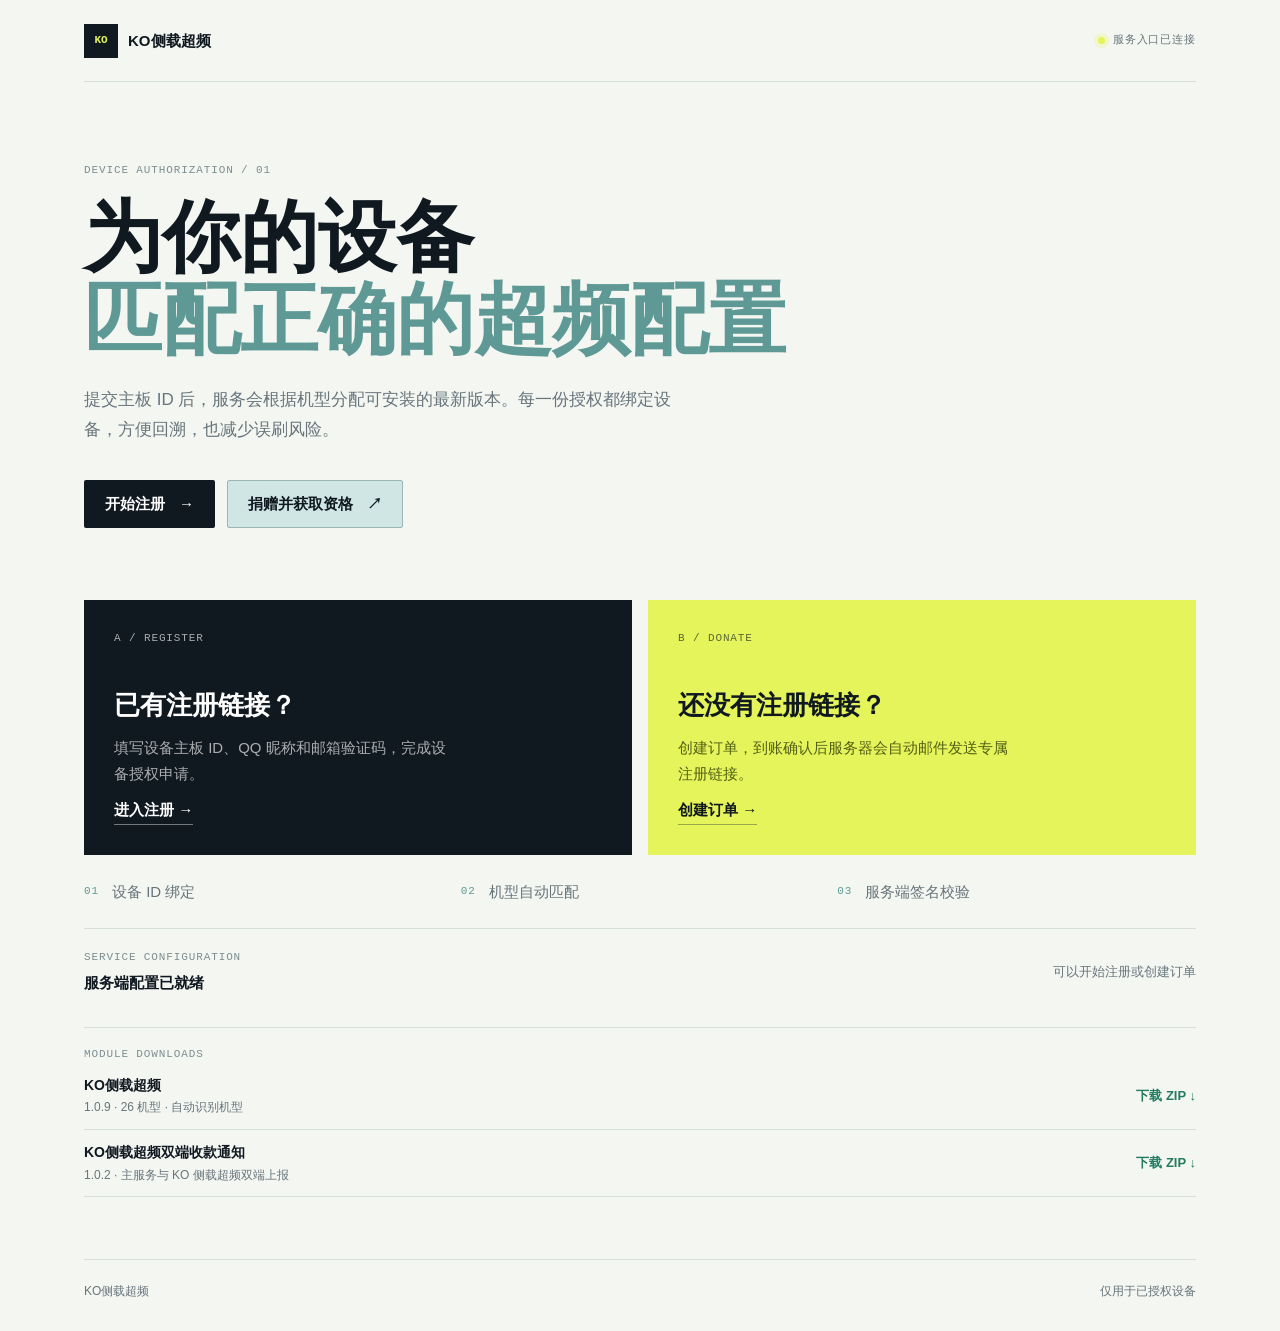
<file: index.html>
<!doctype html>
<html lang="zh-CN">
<head>
  <meta charset="utf-8">
  <meta name="viewport" content="width=device-width, initial-scale=1, viewport-fit=cover">
  <meta name="theme-color" content="#101820">
  <meta name="referrer" content="no-referrer">
  <title>KO侧载超频 · 设备授权</title>
  <link rel="stylesheet" href="styles.css">
</head>
<body data-page="home">
  <div class="site-shell">
    <header class="topbar">
      <a class="wordmark" href="index.html" aria-label="KO侧载超频首页">
        <span class="wordmark-mark" aria-hidden="true">KO</span>
        <span>KO侧载超频</span>
      </a>
      <span class="service-state" data-cloud-state><i class="state-dot"></i>正在读取服务状态</span>
    </header>

    <main>
      <section class="home-intro">
        <div class="eyebrow">DEVICE AUTHORIZATION / 01</div>
        <h1>为你的设备<br><em>匹配正确的超频配置</em></h1>
        <p class="lede">提交主板 ID 后，服务会根据机型分配可安装的最新版本。每一份授权都绑定设备，方便回溯，也减少误刷风险。</p>
        <div class="home-actions">
          <a class="button button-primary" href="register.html">开始注册 <span aria-hidden="true">→</span></a>
          <a class="button button-secondary" href="donate.html">捐赠并获取资格 <span aria-hidden="true">↗</span></a>
        </div>
      </section>

      <section class="home-grid" aria-label="服务入口">
        <article class="feature-panel feature-panel-dark">
          <div class="panel-index">A / REGISTER</div>
          <h2>已有注册链接？</h2>
          <p>填写设备主板 ID、QQ 昵称和邮箱验证码，完成设备授权申请。</p>
          <a class="text-link" href="register.html">进入注册 <span aria-hidden="true">→</span></a>
        </article>
        <article class="feature-panel feature-panel-accent">
          <div class="panel-index">B / DONATE</div>
          <h2>还没有注册链接？</h2>
          <p>创建订单，到账确认后服务器会自动邮件发送专属注册链接。</p>
          <a class="text-link text-link-dark" href="donate.html">创建订单 <span aria-hidden="true">→</span></a>
        </article>
      </section>

      <section class="trust-strip">
        <div><span class="trust-number">01</span><span>设备 ID 绑定</span></div>
        <div><span class="trust-number">02</span><span>机型自动匹配</span></div>
        <div><span class="trust-number">03</span><span>服务端签名校验</span></div>
      </section>

      <section class="status-panel" data-home-status aria-live="polite">
        <div>
          <div class="panel-label">SERVICE CONFIGURATION</div>
          <strong data-home-status-title>正在检查服务端配置</strong>
        </div>
        <span class="status-copy" data-home-status-copy>请稍候</span>
      </section>

      <section class="module-downloads" aria-label="模块下载">
        <div class="panel-label">MODULE DOWNLOADS</div>
        <a class="module-download-row" href="https://aatempspoof.github.io/aatempspoof-overclock/KO侧载超频_1.0.9.zip" download>
          <span class="module-download-copy">
            <strong>KO侧载超频</strong>
            <small>1.0.9 · 26 机型 · 自动识别机型</small>
          </span>
          <span class="module-download-action">下载 ZIP <span aria-hidden="true">↓</span></span>
        </a>
        <a class="module-download-row" href="https://aatempspoof.github.io/aatempspoof-overclock/KO侧载超频双端收款通知_1.0.2.zip" download>
          <span class="module-download-copy">
            <strong>KO侧载超频双端收款通知</strong>
            <small>1.0.2 · 主服务与 KO 侧载超频双端上报</small>
          </span>
          <span class="module-download-action">下载 ZIP <span aria-hidden="true">↓</span></span>
        </a>
      </section>
    </main>

    <footer class="footer"><span>KO侧载超频</span><span>仅用于已授权设备</span></footer>
  </div>
  <script src="app.js" defer></script>
</body>
</html>
</file>
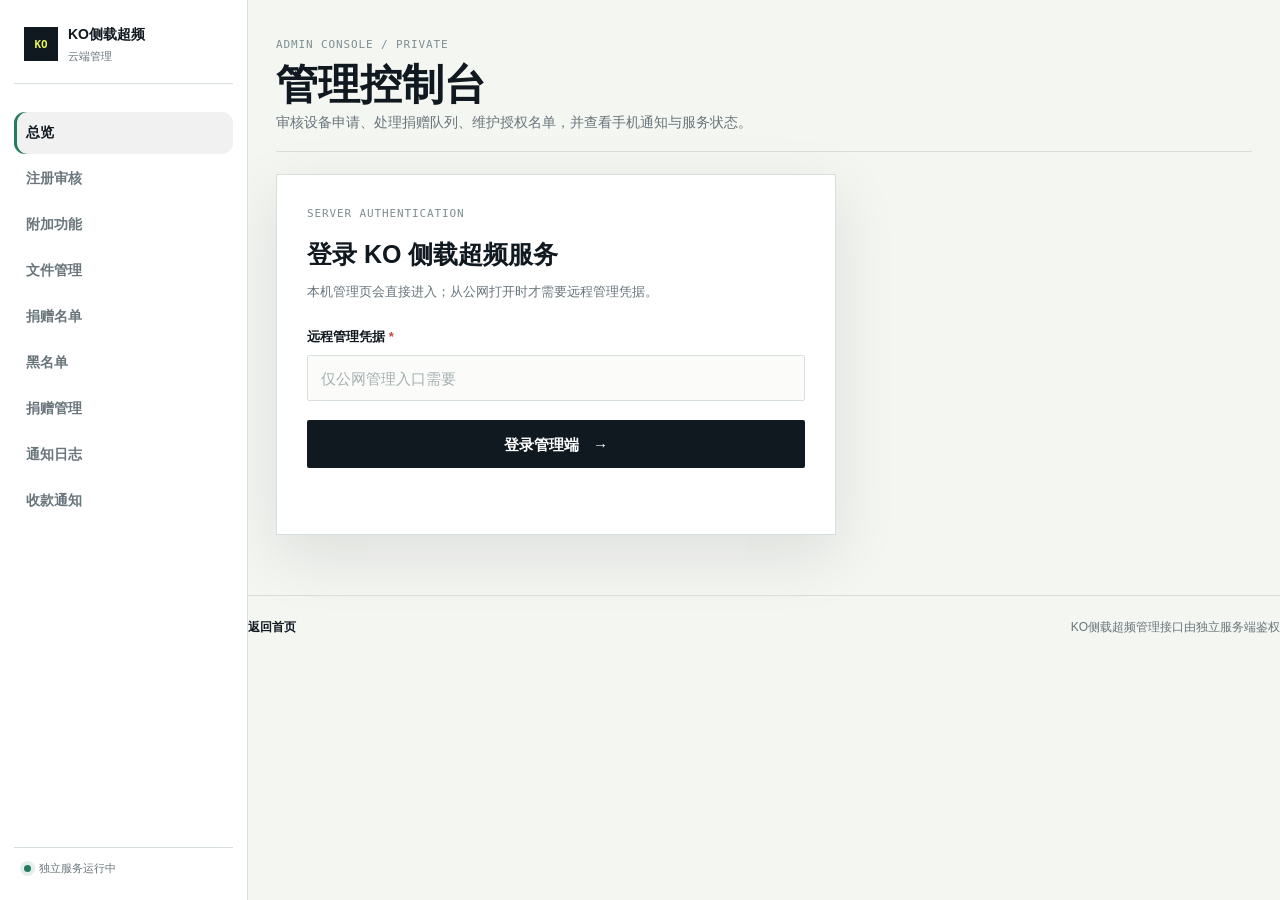
<file: admin.html>
<!doctype html>
<html lang="zh-CN">
<head>
  <meta charset="utf-8">
  <meta name="viewport" content="width=device-width, initial-scale=1, viewport-fit=cover">
  <meta name="theme-color" content="#101820">
  <meta name="referrer" content="no-referrer">
  <title>KO侧载超频 · 云端管理</title>
  <link rel="stylesheet" href="styles.css">
</head>
<body data-page="admin">
  <div class="site-shell compact-shell admin-shell">
    <aside class="admin-sidebar" aria-label="云端管理导航">
      <a class="admin-side-brand" href="index.html"><span class="admin-side-logo">KO</span><span><b>KO侧载超频</b><small>云端管理</small></span></a>
      <nav class="admin-side-nav">
        <a class="admin-side-link is-active" data-admin-nav href="#admin-dashboard">总览</a>
        <a class="admin-side-link" data-admin-nav href="#admin-review">注册审核</a>
        <a class="admin-side-link" data-admin-nav href="#admin-additional">附加功能</a>
        <a class="admin-side-link" data-admin-nav href="#admin-files">文件管理</a>
        <a class="admin-side-link" data-admin-nav href="#admin-donations">捐赠名单</a>
        <a class="admin-side-link" data-admin-nav href="#admin-blacklist">黑名单</a>
        <a class="admin-side-link" data-admin-nav href="#admin-email">捐赠管理</a>
        <a class="admin-side-link" data-admin-nav href="#admin-notifications">通知日志</a>
        <a class="admin-side-link" data-admin-nav href="#admin-payment-notifications">收款通知</a>
      </nav>
      <div class="admin-side-foot"><i></i><span>独立服务运行中</span></div>
    </aside>
    <header class="topbar">
      <a class="wordmark" href="index.html" aria-label="KO侧载超频首页"><span class="wordmark-mark" aria-hidden="true">KO</span><span>KO侧载超频 · 云端管理</span></a>
      <span class="service-state"><i class="state-dot"></i><span data-admin-top-state>服务运行中</span></span>
    </header>

    <main class="flow-main admin-main">
      <div class="flow-heading">
        <div class="eyebrow">ADMIN CONSOLE / PRIVATE</div>
        <h1>管理控制台</h1>
        <p>审核设备申请、处理捐赠队列、维护授权名单，并查看手机通知与服务状态。</p>
      </div>

      <section class="admin-login" data-admin-login-panel>
        <form class="form-card admin-login-card" data-admin-login novalidate>
          <div class="panel-label">SERVER AUTHENTICATION</div>
          <h2>登录 KO 侧载超频服务</h2>
          <p class="admin-muted">本机管理页会直接进入；从公网打开时才需要远程管理凭据。</p>
          <label class="field"><span>远程管理凭据 <b>*</b></span><input name="token" type="password" autocomplete="current-password" required placeholder="仅公网管理入口需要"></label>
          <button class="button button-primary button-wide" type="submit"><span>登录管理端</span><span aria-hidden="true">→</span></button>
          <div class="form-status" data-admin-login-status role="status" aria-live="polite"></div>
        </form>
      </section>

      <section class="admin-dashboard" id="admin-dashboard" data-admin-dashboard hidden>
        <div class="admin-toolbar">
          <div><span class="panel-label">SESSION</span><strong data-admin-session-label>已连接</strong></div>
          <button class="button button-secondary button-small" type="button" data-admin-logout>退出登录</button>
        </div>
        <div class="admin-stat-grid" aria-label="服务总览">
          <a class="admin-stat-card" href="#admin-dashboard"><span class="admin-stat-icon">◉</span><span><small>云端服务</small><strong class="is-ok">运行中</strong><em>KO API 与管理页在线</em></span></a>
          <a class="admin-stat-card" href="#admin-notifications"><span class="admin-stat-icon">⌁</span><span><small>手机通知</small><strong data-dashboard-phone class="is-muted">读取中</strong><em data-dashboard-phone-time>等待心跳</em></span></a>
          <a class="admin-stat-card" href="#admin-email"><span class="admin-stat-icon">¥</span><span><small>捐赠配置</small><strong data-dashboard-amount>--</strong><em>收款与邮件自动发链</em></span></a>
          <a class="admin-stat-card" href="#admin-review"><span class="admin-stat-icon">✓</span><span><small>待审核注册</small><strong data-dashboard-review>--</strong><em>已授权设备由签名名单控制</em></span></a>
          <a class="admin-stat-card" href="#admin-notifications"><span class="admin-stat-icon">▤</span><span><small>最近通知</small><strong data-dashboard-notifications>--</strong><em>手机通知日志</em></span></a>
        </div>
        <div class="admin-entry-card"><div><b>当前安全入口</b><p>手机和其他设备通过这个 KO 独立 API 访问服务；点击地址可复制。</p></div><code data-admin-entry>读取中</code></div>
        <div class="admin-grid">
          <article class="admin-card" data-admin-section="dashboard email" id="admin-queue">
            <div class="admin-card-head"><div><span class="panel-label">DONATION QUEUE</span><h2>捐赠队列</h2></div><button class="icon-button" type="button" data-admin-refresh="queue" title="刷新捐赠队列" aria-label="刷新捐赠队列">↻</button></div>
            <div class="metric-row"><strong data-queue-count>--</strong><span>待处理订单</span></div>
            <div class="admin-list" data-queue-list><div class="empty-state">登录后读取队列</div></div>
          </article>
          <article class="admin-card" data-admin-section="dashboard review" id="admin-review">
            <div class="admin-card-head"><div><span class="panel-label">REGISTRATION REVIEW</span><h2>注册审核</h2></div><button class="icon-button" type="button" data-admin-refresh="review" title="刷新注册审核" aria-label="刷新注册审核">↻</button></div>
            <div class="metric-row"><strong data-review-count>--</strong><span>待审核申请</span></div>
            <div class="admin-list" data-review-list><div class="empty-state">登录后读取审核列表</div></div>
          </article>
          <article class="admin-card" data-admin-section="dashboard donations" id="admin-donations">
            <div class="admin-card-head"><div><span class="panel-label">DONATION ALLOWLIST</span><h2>捐赠名单</h2></div><button class="icon-button" type="button" data-admin-refresh="policy" title="刷新捐赠名单" aria-label="刷新捐赠名单">↻</button></div>
            <div class="metric-row"><strong data-allow-count>--</strong><span>已授权设备</span></div>
            <div class="policy-actions"><button class="button button-secondary button-small" type="button" data-policy-action="add-allow">加入白名单</button></div>
            <div class="policy-lists"><div><strong>授权设备 ID / 主板哈希</strong><div class="admin-list" data-allow-list></div></div></div>
          </article>
          <article class="admin-card" data-admin-section="dashboard blacklist" id="admin-blacklist">
            <div class="admin-card-head"><div><span class="panel-label">BLACKLIST</span><h2>黑名单</h2></div><button class="icon-button" type="button" data-admin-refresh="policy" title="刷新黑名单" aria-label="刷新黑名单">↻</button></div>
            <div class="metric-row"><strong data-deny-count>--</strong><span>已拦截设备</span></div>
            <div class="policy-actions"><button class="button button-danger button-small" type="button" data-policy-action="add-deny">加入黑名单</button></div>
            <div class="policy-lists"><div><strong>黑名单 ID / 哈希</strong><div class="admin-list" data-deny-list></div></div></div>
          </article>
          <article class="admin-card" data-admin-section="dashboard additional" id="admin-config">
            <div class="admin-card-head"><div><span class="panel-label">SERVICE CONFIG</span><h2>配置状态</h2></div><button class="icon-button" type="button" data-admin-refresh="config" title="刷新配置状态" aria-label="刷新配置状态">↻</button></div>
            <div class="config-list" data-config-list><div class="empty-state">登录后读取配置状态</div></div>
          </article>
          <article class="admin-card admin-card-wide" data-admin-section="email" id="admin-email">
            <div class="admin-card-head"><div><span class="panel-label">DONATION SETTINGS</span><h2>捐赠与邮件</h2></div></div>
            <form class="admin-config-form" data-donation-config-form novalidate>
              <div class="field-row"><label class="field"><span>捐赠金额（元）</span><input name="amount" type="number" min="0.01" step="0.01" required placeholder="例如 9.90"></label><label class="field"><span>微信收款图 HTTPS 地址</span><input name="wechat_payment" type="url" placeholder="https://..."></label></div>
              <label class="field"><span>支付宝收款图 HTTPS 地址</span><input name="alipay_payment" type="url" placeholder="https://..."></label>
              <label class="field"><span>页面公告</span><input name="announcement" maxlength="1000" placeholder="到账后自动发注册链接"></label>
              <label class="check-field"><input name="enabled" type="checkbox">启用捐赠下单</label>
              <label class="check-field"><input name="announcement_enabled" type="checkbox" checked>显示公告入口</label>
              <label class="check-field"><input name="email_otp_enabled" type="checkbox" checked>启用邮箱验证码</label>
              <button class="button button-secondary button-small" type="submit">保存捐赠设置</button>
            </form>
            <form class="admin-config-form" data-smtp-config-form novalidate>
              <div class="field-row"><label class="field"><span>SMTP 主机</span><input name="host" required placeholder="smtp.example.com"></label><label class="field"><span>端口</span><input name="port" type="number" value="465" min="1" max="65535" required></label></div>
              <div class="field-row"><label class="field"><span>发件地址</span><input name="sender" type="email" required placeholder="noreply@example.com"></label><label class="field"><span>用户名</span><input name="username" autocomplete="off"></label></div>
              <label class="field"><span>SMTP 密码</span><input name="password" type="password" autocomplete="new-password" required></label>
              <label class="check-field"><input name="starttls" type="checkbox">使用 STARTTLS</label>
              <button class="button button-secondary button-small" type="submit">保存 SMTP 设置</button>
            </form>
          </article>
          <article class="admin-card admin-card-wide" data-admin-section="files" id="admin-files">
            <div class="admin-card-head"><div><span class="panel-label">SIGNED POLICY FILES</span><h2>名单文件</h2></div></div>
            <p class="admin-muted">导入后服务端会重新签名；下载文件包含签名摘要，不包含管理 Token。</p>
            <form class="admin-config-form" data-policy-files-form novalidate>
              <div class="field-row"><label class="field"><span>文件类型</span><select name="name" data-policy-file-name><option value="allowlist">授权名单</option><option value="blacklist">黑名单</option></select></label><label class="field"><span>导入文件</span><input type="file" data-policy-file accept="text/plain,.txt"></label></div>
              <div class="policy-file-actions"><button class="button button-secondary button-small" type="submit">导入并重新签名</button><button class="button button-small" type="button" data-policy-download>下载当前文件</button></div>
            </form>
          </article>
          <article class="admin-card admin-card-wide" data-admin-section="additional" id="admin-additional">
            <div class="admin-card-head"><div><span class="panel-label">ADDITIONAL FEATURES</span><h2>附加功能</h2></div></div>
            <div class="admin-tool-grid"><div><strong>设备授权</strong><span>主板 ID、机型、SoC、内核和驱动由服务端签名校验。</span></div><div><strong>授权清单</strong><span>当前清单和模块公钥使用 KO 侧载超频独立密钥。</span></div><div><strong>服务健康</strong><span>API、邮件和收款配置状态会显示在配置卡片中。</span></div></div>
          </article>
          <article class="admin-card admin-card-wide" data-admin-section="notifications" id="admin-notifications">
            <div class="admin-card-head"><div><span class="panel-label">PHONE NOTIFICATIONS</span><h2>手机通知日志</h2></div><div class="admin-card-actions"><button class="button button-secondary button-small" type="button" data-phone-pair>复制手机配对密钥</button><button class="button button-small" type="button" data-admin-clear-notifications>清空日志</button><button class="icon-button" type="button" data-admin-refresh="notifications" title="刷新手机通知日志" aria-label="刷新手机通知日志">↻</button></div></div>
            <div class="notification-presence" data-notification-presence>通知设备状态读取中</div>
            <p class="admin-muted">配对密钥只用于手机到 KO 侧载超频服务的收款通知签名。</p>
            <div class="admin-list notification-list" data-notification-list><div class="empty-state">登录后读取手机通知</div></div>
          </article>
          <article class="admin-card admin-card-wide" data-admin-section="notifications" id="admin-payment-notifications">
            <div class="admin-card-head"><div><span class="panel-label">PAYMENT NOTIFICATIONS</span><h2>收款通知</h2></div><button class="icon-button" type="button" data-admin-refresh="payments" title="刷新收款通知" aria-label="刷新收款通知">↻</button></div>
            <div class="admin-list notification-list" data-payment-notification-list><div class="empty-state">登录后读取收款通知</div></div>
          </article>
        </div>
        <div class="form-status" data-admin-action-status role="status" aria-live="polite"></div>
      </section>
    </main>
    <div class="admin-mobile-tabs" aria-label="移动端管理导航">
      <a data-admin-nav href="#admin-dashboard" class="is-active">总览</a>
      <a data-admin-nav href="#admin-review">审核</a>
      <a data-admin-nav href="#admin-donations">名单</a>
      <a data-admin-nav href="#admin-email">捐赠</a>
      <a data-admin-nav href="#admin-notifications">通知</a>
    </div>
    <footer class="footer"><a href="index.html">返回首页</a><span>KO侧载超频管理接口由独立服务端鉴权</span></footer>
  </div>
  <script src="app.js" defer></script>
</body>
</html>
</file>
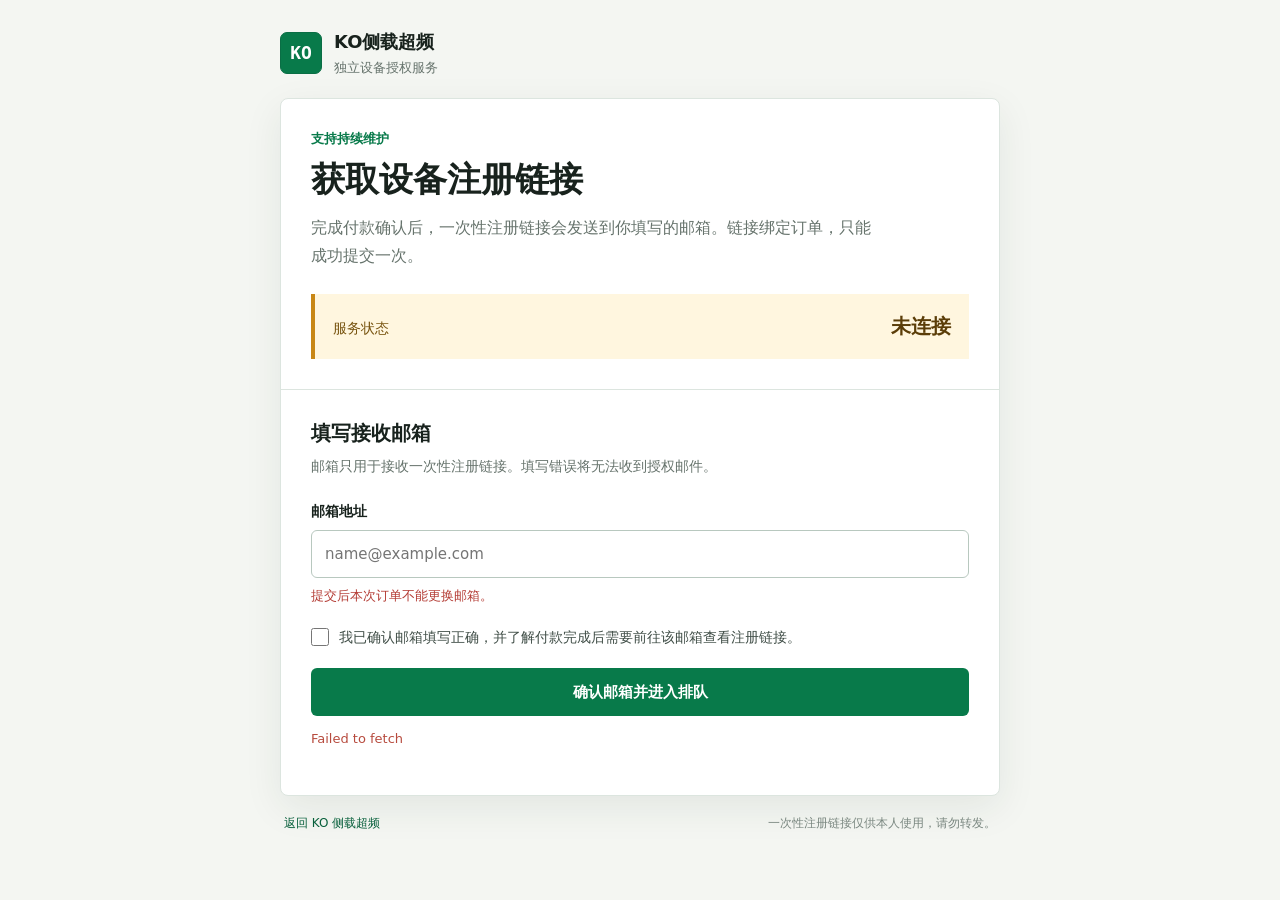
<file: donate.html>
<!doctype html>
<html lang="zh-CN">
<head>
  <meta charset="utf-8">
  <meta name="viewport" content="width=device-width,initial-scale=1,viewport-fit=cover">
  <meta name="theme-color" content="#f3f6f4">
  <meta name="referrer" content="no-referrer">
  <title>KO侧载超频赞助</title>
  <link rel="stylesheet" href="styles.css">
</head>
<body data-page="donate">
  <main class="sponsor-page">
    <header class="sponsor-brand"><a class="sponsor-mark" href="index.html" aria-label="返回 KO 侧载超频首页">KO</a><div><div class="sponsor-name">KO侧载超频</div><div class="sponsor-label">独立设备授权服务</div></div></header>
    <section class="sponsor-surface">
      <div class="sponsor-intro"><p class="sponsor-eyebrow">支持持续维护</p><h1>获取设备注册链接</h1><p class="sponsor-lead">完成付款确认后，一次性注册链接会发送到你填写的邮箱。链接绑定订单，只能成功提交一次。</p><div class="sponsor-threshold"><span>服务状态</span><strong data-payment-state>读取中</strong></div></div>
      <form class="sponsor-stage" data-donate-form novalidate><h2>填写接收邮箱</h2><p class="sponsor-stage-copy">邮箱只用于接收一次性注册链接。填写错误将无法收到授权邮件。</p><label for="donateEmail">邮箱地址</label><input id="donateEmail" name="email" type="email" inputmode="email" autocomplete="email" maxlength="254" placeholder="name@example.com" required><p class="sponsor-field-note">提交后本次订单不能更换邮箱。</p><label class="sponsor-confirm"><input name="confirmed" type="checkbox" required><span>我已确认邮箱填写正确，并了解付款完成后需要前往该邮箱查看注册链接。</span></label><button class="sponsor-primary" type="submit"><span data-order-label>确认邮箱并进入排队</span></button><p class="sponsor-message" data-donate-status role="alert"></p></form>
      <section class="sponsor-stage sponsor-payment-stage" data-order-result hidden>
        <div class="sponsor-payment-head"><div><h2>赞助预约</h2><p class="sponsor-stage-copy" data-email-summary></p></div><span class="sponsor-status" data-queue-status>排队中</span></div>
        <div class="sponsor-queue-box"><div class="sponsor-queue-position" data-queue-position>正在读取排队状态</div><p class="sponsor-queue-message" data-queue-message>请保持本页打开。</p><button class="sponsor-primary sponsor-queue-action" data-begin-payment type="button" hidden>开始付款</button><button class="sponsor-primary sponsor-queue-action" data-requeue type="button" hidden>重新排队</button></div>
        <div class="sponsor-payment-content" data-payment-content hidden><div class="sponsor-amount-band"><div><div class="sponsor-amount-label">本次捐赠金额</div><div class="sponsor-amount-help" data-amount-help>按页面配置完成付款。</div></div><div class="sponsor-amount-value" data-amount>--</div></div><div class="sponsor-payment-methods"><section class="sponsor-payment-method"><div class="sponsor-payment-method-head"><h3>微信支付</h3><p>使用微信扫一扫</p></div><div class="sponsor-qr-wrap" data-wechat-wrap hidden><img data-wechat-image alt="微信收款码"></div><div class="sponsor-payment-unavailable" data-wechat-empty hidden>微信收款码未配置</div></section><section class="sponsor-payment-method"><div class="sponsor-payment-method-head"><h3>支付宝</h3><p>打开支付宝扫一扫</p></div><div class="sponsor-qr-wrap" data-alipay-wrap hidden><img data-alipay-image alt="支付宝收款码"></div><div class="sponsor-payment-unavailable" data-alipay-empty hidden>支付宝收款码未配置</div></section></div><ol class="sponsor-steps"><li>任选一种方式，扫描对应收款码。</li><li>完成页面显示的金额付款。</li><li>付款倒计时结束前保持本页打开。</li><li>系统确认后会自动把注册链接发送到订单邮箱。</li></ol></div>
        <p class="sponsor-timer" data-donate-timer>正在同步倒计时...</p><div class="sponsor-success" data-donate-success hidden>付款已确认，一次性注册链接已发送。请前往邮箱查看。</div><button class="sponsor-secondary" data-donate-restart type="button" hidden>返回填写邮箱</button>
      </section>
    </section>
    <footer class="sponsor-footer"><a href="index.html">返回 KO 侧载超频</a><span>一次性注册链接仅供本人使用，请勿转发。</span></footer>
  </main>
  <button class="sponsor-announcement-trigger" data-announcement-trigger type="button" hidden>查看公告</button>
  <div class="sponsor-modal" data-announcement-modal hidden><section class="sponsor-dialog" role="dialog" aria-modal="true" aria-labelledby="announcementTitle"><div class="sponsor-dialog-head"><div><p class="sponsor-eyebrow">服务公告</p><h2 id="announcementTitle">请先阅读公告</h2></div><button class="sponsor-dismiss" data-announcement-dismiss type="button" aria-label="关闭公告">×</button></div><div class="sponsor-dialog-body" data-announcement-body></div><button class="sponsor-primary" data-announcement-close type="button">我已阅读</button></section></div>
  <script src="app.js" defer></script>
</body>
</html>
</file>
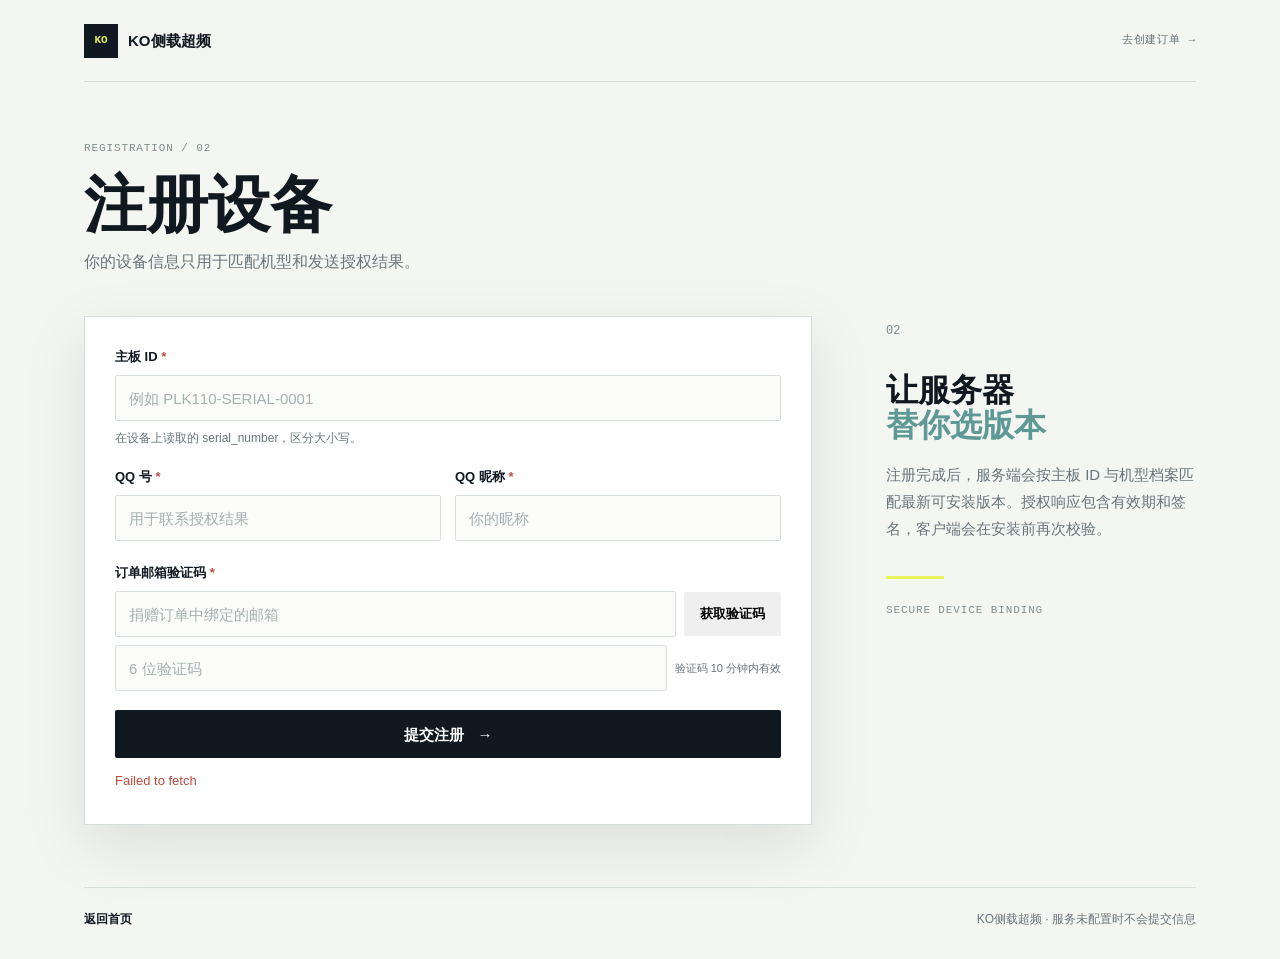
<file: register.html>
<!doctype html>
<html lang="zh-CN">
<head>
  <meta charset="utf-8">
  <meta name="viewport" content="width=device-width, initial-scale=1, viewport-fit=cover">
  <meta name="theme-color" content="#101820">
  <meta name="referrer" content="no-referrer">
  <title>注册设备 · KO侧载超频</title>
  <link rel="stylesheet" href="styles.css">
</head>
<body data-page="register">
  <div class="site-shell compact-shell">
    <header class="topbar">
      <a class="wordmark" href="index.html" aria-label="KO侧载超频首页"><span class="wordmark-mark" aria-hidden="true">KO</span><span>KO侧载超频</span></a>
      <a class="topbar-link" href="donate.html">去创建订单 <span aria-hidden="true">→</span></a>
    </header>

    <main class="flow-main">
      <div class="flow-heading">
        <div class="eyebrow">REGISTRATION / 02</div>
        <h1>注册设备</h1>
        <p>你的设备信息只用于匹配机型和发送授权结果。</p>
      </div>

      <section class="form-layout">
        <form class="form-card" data-register-form novalidate>
          <input type="hidden" name="issued">
          <input type="hidden" name="expires">
          <input type="hidden" name="nonce">
          <input type="hidden" name="order">
          <input type="hidden" name="sig">
          <label class="field">
            <span>主板 ID <b>*</b></span>
            <input name="id" type="text" autocomplete="off" minlength="4" maxlength="96" required placeholder="例如 PLK110-SERIAL-0001">
            <small>在设备上读取的 serial_number，区分大小写。</small>
          </label>
          <div class="field-row">
            <label class="field"><span>QQ 号 <b>*</b></span><input name="qq" inputmode="numeric" maxlength="32" required placeholder="用于联系授权结果"></label>
            <label class="field"><span>QQ 昵称 <b>*</b></span><input name="nickname" maxlength="60" required placeholder="你的昵称"></label>
          </div>
          <div class="field email-field" data-email-panel>
            <span>订单邮箱验证码 <b>*</b></span>
            <div class="input-with-action"><input name="email" type="email" autocomplete="email" maxlength="254" required placeholder="捐赠订单中绑定的邮箱"><button class="button button-small" type="button" data-send-code>获取验证码</button></div>
            <div class="input-with-action"><input name="emailCode" inputmode="numeric" autocomplete="one-time-code" maxlength="6" pattern="[0-9]{6}" required placeholder="6 位验证码"><span class="code-hint" data-code-hint>验证码 10 分钟内有效</span></div>
          </div>
          <button class="button button-primary button-wide" type="submit"><span data-submit-label>提交注册</span><span aria-hidden="true">→</span></button>
          <div class="form-status" data-register-status role="status" aria-live="polite"></div>
        </form>

        <aside class="side-note">
          <div class="side-note-number">02</div>
          <h2>让服务器<br><em>替你选版本</em></h2>
          <p>注册完成后，服务端会按主板 ID 与机型档案匹配最新可安装版本。授权响应包含有效期和签名，客户端会在安装前再次校验。</p>
          <div class="side-rule"></div>
          <span class="side-caption">SECURE DEVICE BINDING</span>
        </aside>
      </section>
    </main>
    <footer class="footer"><a href="index.html">返回首页</a><span>KO侧载超频 · 服务未配置时不会提交信息</span></footer>
  </div>
  <script src="app.js" defer></script>
</body>
</html>
</file>
<file: styles.css>
:root {
  color-scheme: light;
  --ink: #101820;
  --ink-soft: #263844;
  --paper: #f4f6f2;
  --card: #ffffff;
  --line: #d7dfdc;
  --muted: #68757b;
  --ice: #cfe6e4;
  --ice-deep: #8fc5c1;
  --acid: #e5f45a;
  --danger: #b74b3e;
  --ok: #237b61;
  --shadow: 0 20px 60px rgba(16, 24, 32, .10);
  font-family: "Segoe UI", Arial, sans-serif;
  color: var(--ink);
  background: var(--paper);
}

* { box-sizing: border-box; }
html { min-width: 320px; background: var(--paper); }
body { min-width: 320px; margin: 0; background: var(--paper); font-size: 15px; line-height: 1.55; -webkit-font-smoothing: antialiased; }
[hidden] { display: none !important; }
a { color: inherit; text-decoration: none; }
button, input { font: inherit; }
button { cursor: pointer; }
button:disabled { cursor: not-allowed; opacity: .6; }
a:focus-visible, button:focus-visible, input:focus-visible { outline: 3px solid rgba(95, 153, 149, .42); outline-offset: 3px; }

.site-shell { width: min(1180px, 100%); margin: 0 auto; padding: 0 34px; }
.compact-shell { max-width: 1180px; }
.topbar { height: 82px; display: flex; align-items: center; justify-content: space-between; border-bottom: 1px solid var(--line); }
.wordmark { display: inline-flex; align-items: center; gap: 10px; font-weight: 800; }
.wordmark-mark { width: 34px; height: 34px; display: grid; place-items: center; background: var(--ink); color: var(--acid); font-family: Consolas, monospace; font-size: 11px; }
.service-state { display: inline-flex; align-items: center; gap: 8px; color: var(--muted); font-family: Consolas, monospace; font-size: 11px; letter-spacing: .08em; text-transform: uppercase; }
.state-dot { width: 7px; height: 7px; border-radius: 50%; background: var(--acid); box-shadow: 0 0 0 4px rgba(229, 244, 90, .25); }
.service-state.is-error .state-dot { background: var(--danger); box-shadow: 0 0 0 4px rgba(183, 75, 62, .14); }
.topbar-link { color: var(--muted); font-family: Consolas, monospace; font-size: 11px; letter-spacing: .08em; text-transform: uppercase; }
.topbar-link:hover { color: var(--ink); }

main { padding: 70px 0 62px; }
.home-intro { max-width: 790px; padding: 10px 0 72px; }
.eyebrow, .panel-label, .panel-index, .trust-number, .side-caption { font-family: Consolas, monospace; font-size: 11px; letter-spacing: .08em; text-transform: uppercase; }
.eyebrow, .panel-label { color: #7d8e91; }
.home-intro h1 { margin: 18px 0 24px; font-size: 78px; line-height: 1.05; font-weight: 800; }
.home-intro h1 em, .side-note h2 em { color: #5f9995; font-style: normal; }
.lede { max-width: 610px; margin: 0; color: var(--muted); font-size: 17px; line-height: 1.8; }
.home-actions { display: flex; flex-wrap: wrap; gap: 12px; margin-top: 34px; }
.button { min-height: 48px; display: inline-flex; align-items: center; justify-content: center; gap: 14px; padding: 0 20px; border: 1px solid transparent; border-radius: 2px; font-weight: 800; transition: transform .2s, background .2s, border-color .2s, box-shadow .2s; }
.button:hover { transform: translateY(-2px); }
.button-primary { background: var(--ink); color: #fff; }
.button-primary:hover { background: var(--ink-soft); box-shadow: 0 10px 24px rgba(16, 24, 32, .15); }
.button-secondary { border-color: #9ab7b3; background: var(--ice); color: var(--ink); }
.button-secondary:hover { background: #b9dcd8; }
.button-small { min-height: 44px; padding: 0 15px; font-size: 13px; white-space: nowrap; }
.button-wide { width: 100%; }
.home-grid { display: grid; grid-template-columns: 1fr 1fr; gap: 16px; }
.feature-panel { min-height: 255px; display: flex; flex-direction: column; align-items: flex-start; padding: 30px; }
.feature-panel-dark { background: var(--ink); color: #fff; }
.feature-panel-accent { background: var(--acid); }
.panel-index { opacity: .64; }
.feature-panel h2 { margin: 38px 0 10px; font-size: 26px; }
.feature-panel p { max-width: 340px; margin: 0; color: rgba(255, 255, 255, .65); line-height: 1.7; }
.feature-panel-accent p { color: #536016; }
.text-link { margin-top: auto; padding-bottom: 3px; border-bottom: 1px solid rgba(255, 255, 255, .42); color: #fff; font-weight: 800; }
.text-link-dark { border-color: rgba(16, 24, 32, .35); color: var(--ink); }
.trust-strip { display: grid; grid-template-columns: repeat(3, 1fr); gap: 18px; padding: 25px 0; border-bottom: 1px solid var(--line); color: var(--muted); }
.trust-strip > div { display: flex; align-items: center; gap: 13px; }
.trust-number { color: #5f9995; }
.status-panel { display: flex; align-items: center; justify-content: space-between; gap: 24px; padding: 20px 0; }
.status-panel strong { display: block; margin-top: 5px; font-size: 15px; }
.status-copy { color: var(--muted); font-size: 13px; }
.module-downloads { margin-top: 12px; padding-top: 18px; border-top: 1px solid var(--line); }
.module-download-row { display: flex; align-items: center; justify-content: space-between; gap: 16px; min-height: 65px; padding: 12px 0; border-bottom: 1px solid var(--line); }
.module-download-copy { min-width: 0; }
.module-download-copy strong, .module-download-copy small { display: block; }
.module-download-copy strong { font-size: 14px; }
.module-download-copy small { margin-top: 2px; color: var(--muted); font-size: 12px; overflow-wrap: anywhere; }
.module-download-action { flex: 0 0 auto; color: var(--ok); font-size: 13px; font-weight: 800; white-space: nowrap; }
.module-download-row:hover .module-download-action { color: var(--ink); }
.footer { display: flex; justify-content: space-between; gap: 20px; padding: 22px 0 30px; border-top: 1px solid var(--line); color: var(--muted); font-size: 12px; }
.footer a { color: var(--ink); font-weight: 700; }

.flow-main { padding-top: 58px; }
.flow-heading { max-width: 700px; margin-bottom: 42px; }
.flow-heading h1 { margin: 16px 0 12px; font-size: 62px; line-height: 1.04; }
.flow-heading p { margin: 0; color: var(--muted); font-size: 16px; }
.form-layout, .donate-layout { display: grid; grid-template-columns: minmax(0, 1fr) 310px; align-items: start; gap: 74px; }
.form-card { padding: 30px; border: 1px solid var(--line); background: var(--card); box-shadow: var(--shadow); }
.field { display: grid; gap: 8px; margin-bottom: 19px; }
.field > span { font-size: 13px; font-weight: 800; }
.field b { color: var(--danger); }
.field input { width: 100%; height: 46px; padding: 0 13px; border: 1px solid var(--line); border-radius: 2px; outline: none; background: #fbfcfa; color: var(--ink); }
.field input::placeholder { color: #a4afb0; }
.field input:focus { border-color: #65a29d; background: #fff; }
.field small { color: var(--muted); font-size: 12px; }
.field-row { display: grid; grid-template-columns: 1fr 1fr; gap: 14px; }
.input-with-action { display: flex; align-items: center; gap: 8px; }
.input-with-action input { min-width: 0; }
.code-hint { color: var(--muted); font-size: 11px; white-space: nowrap; }
.email-field { padding-top: 3px; }
.form-status { min-height: 23px; margin-top: 13px; color: var(--muted); font-size: 13px; }
.form-status.is-ok { color: var(--ok); }
.form-status.is-error { color: var(--danger); }
.form-status.is-loading { color: #5f9995; }
.side-note { padding-top: 6px; }
.side-note-number { color: #7d8e91; font-family: Consolas, monospace; font-size: 12px; }
.side-note h2 { margin: 32px 0 18px; font-size: 32px; line-height: 1.1; }
.side-note p { margin: 0; color: var(--muted); line-height: 1.8; }
.side-rule { width: 58px; height: 3px; margin: 34px 0 17px; background: var(--acid); }
.side-caption { color: #829193; }

.payment-card { position: relative; min-height: 430px; padding: 27px; background: var(--ink); color: #fff; }
.payment-meta, .order-result-head { display: flex; align-items: center; justify-content: space-between; gap: 12px; }
.payment-meta .panel-label { color: #8da3a4; }
.payment-state { color: var(--acid); font-family: Consolas, monospace; font-size: 11px; }
.amount-line { display: flex; align-items: end; justify-content: space-between; padding: 42px 0 17px; border-bottom: 1px solid rgba(255, 255, 255, .16); }
.amount-line span { color: #aab9ba; font-size: 13px; }
.amount-line strong { font-size: 32px; line-height: 1.2; }
.announcement { margin: 19px 0 22px; color: #c2cdcd; line-height: 1.7; white-space: pre-wrap; }
.payment-image-wrap { max-width: 240px; margin: 0 auto; padding: 11px; background: #fff; }
.payment-image-wrap img { display: block; width: 100%; height: auto; }
.payment-unavailable { padding: 16px; border: 1px dashed rgba(255, 255, 255, .27); color: #aab9ba; font-size: 13px; text-align: center; }
.order-result { margin-top: 23px; padding-top: 20px; border-top: 1px solid rgba(255, 255, 255, .16); }
.order-result strong { display: block; margin: 14px 0 5px; font-size: 19px; }
.order-result p { margin: 0 0 16px; color: #aab9ba; font-size: 13px; }
.order-result .button-secondary { border-color: var(--acid); background: var(--acid); }
.live-pill { display: inline-flex; align-items: center; gap: 6px; color: #aab9ba; font-family: Consolas, monospace; font-size: 10px; letter-spacing: .06em; text-transform: uppercase; }
.live-pill i { width: 5px; height: 5px; border-radius: 50%; background: var(--acid); }
.is-unavailable .payment-state { color: #f1a39a; }
.is-unavailable .amount-line strong { color: #94a2a3; }

.admin-main { padding-bottom: 48px; }
.admin-login { max-width: 560px; }
.admin-login-card h2 { margin: 13px 0 7px; font-size: 25px; }
.admin-muted { margin: 0 0 24px; color: var(--muted); font-size: 13px; line-height: 1.7; }
.admin-dashboard[hidden], .admin-login[hidden] { display: none; }
.admin-toolbar { display: flex; align-items: center; justify-content: space-between; margin-bottom: 19px; padding-bottom: 19px; border-bottom: 1px solid var(--line); }
.admin-toolbar strong { display: block; margin-top: 4px; font-size: 14px; }
.admin-grid { display: grid; grid-template-columns: repeat(2, minmax(0, 1fr)); gap: 16px; }
.admin-card { min-height: 250px; padding: 23px; border: 1px solid var(--line); background: var(--card); }
.admin-card-wide { grid-column: 1 / -1; min-height: 0; }
.admin-card-head { display: flex; align-items: flex-start; justify-content: space-between; gap: 14px; }
.admin-card h2 { margin: 7px 0 0; font-size: 21px; }
.icon-button { width: 34px; height: 34px; border: 1px solid var(--line); border-radius: 2px; background: var(--paper); color: var(--ink); font-size: 20px; line-height: 1; }
.metric-row { display: flex; align-items: baseline; gap: 10px; padding: 24px 0 13px; border-bottom: 1px solid var(--line); }
.metric-row strong { font-size: 34px; }
.metric-row span, .policy-stats span { color: var(--muted); font-size: 12px; }
.admin-list { margin-top: 6px; }
.admin-list-row { display: flex; align-items: center; justify-content: space-between; gap: 14px; padding: 12px 0; border-bottom: 1px solid #edf0ee; }
.admin-list-row strong, .admin-list-row span { display: block; }
.admin-list-row strong { max-width: 210px; overflow: hidden; font-size: 12px; text-overflow: ellipsis; white-space: nowrap; }
.admin-list-row span { margin-top: 3px; color: var(--muted); font-size: 11px; }
.text-action { padding: 4px 0; border: 0; background: transparent; color: #438c87; font-size: 11px; font-weight: 800; white-space: nowrap; }
.text-action:hover { text-decoration: underline; }
.text-action-danger { color: var(--danger); }
.empty-state { padding: 17px 0; color: var(--muted); font-size: 12px; }
.policy-stats { display: grid; grid-template-columns: 1fr 1fr; gap: 1px; margin-top: 26px; background: var(--line); }
.policy-stats > div { padding: 16px 13px; background: var(--card); }
.policy-stats strong, .policy-stats span { display: block; }
.policy-stats strong { font-size: 29px; }
.policy-lists { display: grid; grid-template-columns: 1fr 1fr; gap: 14px; margin-top: 17px; }
.policy-lists b { font-size: 11px; }
.policy-list { max-height: 138px; overflow: auto; }
.policy-list-row { display: flex; align-items: center; justify-content: space-between; gap: 6px; padding: 8px 0; border-bottom: 1px solid #edf0ee; }
.policy-list-row code { min-width: 0; overflow: hidden; font-size: 10px; text-overflow: ellipsis; white-space: nowrap; }
.policy-actions { display: flex; flex-wrap: wrap; gap: 8px; margin-top: 19px; }
.button-danger { border-color: #d9aaa5; background: #fff4f2; color: var(--danger); }
.button-danger:hover { background: #ffe7e3; }
.config-list { margin-top: 23px; }
.config-row { display: flex; justify-content: space-between; gap: 15px; padding: 12px 0; border-bottom: 1px solid #edf0ee; font-size: 13px; }
.config-row span { color: var(--muted); }
.config-row strong { font-size: 12px; }
.config-row strong.is-ok { color: var(--ok); }
.config-row strong.is-muted { color: var(--muted); }
.admin-config-form { display: grid; gap: 14px; margin-top: 22px; padding-top: 20px; border-top: 1px solid var(--line); }
.admin-config-form .field { margin: 0; }
.admin-config-form input[type="file"], .admin-config-form select { width: 100%; min-height: 46px; padding: 9px 11px; border: 1px solid var(--line); border-radius: 2px; background: #fbfcfa; color: var(--ink); }
.check-field { display: inline-flex; align-items: center; gap: 9px; width: fit-content; color: var(--muted); font-size: 13px; }
.check-field input { width: 17px; height: 17px; accent-color: var(--ok); }
.policy-file-actions, .row-actions { display: flex; align-items: center; gap: 13px; }
.admin-list-row > div:first-child { min-width: 0; }
.admin-shell { position: relative; max-width: 1320px; padding-left: 256px; }
.admin-sidebar { position: fixed; left: max(18px, calc((100vw - 1320px) / 2)); top: 24px; bottom: 24px; width: 218px; display: flex; flex-direction: column; gap: 18px; padding: 18px 14px; border: 1px solid var(--line); background: var(--card); box-shadow: var(--shadow); }
.admin-side-brand { display: flex; align-items: center; gap: 10px; padding: 4px 7px 15px; border-bottom: 1px solid var(--line); }
.admin-side-logo { display: grid; width: 34px; height: 34px; place-items: center; background: var(--ink); color: var(--acid); font: 700 11px/1 Consolas, monospace; }
.admin-side-brand b, .admin-side-brand small { display: block; }.admin-side-brand b { font-size: 14px; }.admin-side-brand small { margin-top: 2px; color: var(--muted); font-size: 11px; }
.admin-side-nav { display: grid; gap: 4px; }.admin-side-link { display: flex; align-items: center; min-height: 41px; padding: 0 11px; color: var(--muted); font-size: 13px; font-weight: 750; }.admin-side-link:hover, .admin-side-link.is-active { background: var(--paper); color: var(--ink); }.admin-side-link.is-active { box-shadow: inset 3px 0 0 var(--ok); }
.admin-side-foot { display: flex; align-items: center; gap: 8px; margin-top: auto; padding: 12px 7px 3px; border-top: 1px solid var(--line); color: var(--muted); font-size: 11px; }.admin-side-foot i { width: 7px; height: 7px; border-radius: 50%; background: var(--ok); box-shadow: 0 0 0 4px rgba(35,123,97,.12); }
.admin-tool-grid { display: grid; grid-template-columns: repeat(3, minmax(0,1fr)); gap: 1px; margin-top: 20px; background: var(--line); }.admin-tool-grid > div { min-height: 118px; padding: 16px; background: var(--card); }.admin-tool-grid strong, .admin-tool-grid span { display: block; }.admin-tool-grid strong { font-size: 13px; }.admin-tool-grid span { margin-top: 9px; color: var(--muted); font-size: 12px; line-height: 1.65; }
.notification-presence { margin: 13px 0 4px; color: var(--muted); font-size: 12px; }.notification-row { align-items: flex-start; }.notification-row main { min-width: 0; }.notification-row small { flex: 0 0 auto; color: var(--muted); font-size: 11px; white-space: nowrap; }
.admin-card-actions { display: flex; align-items: center; gap: 8px; }
.policy-lists { display: grid; gap: 14px; margin-top: 18px; }
.policy-lists > div > strong { display: block; margin-bottom: 6px; font-size: 12px; }
.policy-row { display: flex; align-items: center; justify-content: space-between; gap: 10px; min-width: 0; padding: 8px 0; border-bottom: 1px solid var(--line); }
.policy-row code { min-width: 0; overflow: hidden; color: var(--muted); font-size: 11px; text-overflow: ellipsis; }

.sponsor-page { width: min(100% - 32px, 720px); margin: 0 auto; padding: max(28px, env(safe-area-inset-top)) 0 max(32px, env(safe-area-inset-bottom)); color: #18221d; font-family: "Noto Sans SC", "Segoe UI", system-ui, sans-serif; }
.sponsor-brand { display: flex; align-items: center; gap: 12px; margin-bottom: 20px; }
.sponsor-mark { display: grid; width: 42px; height: 42px; place-items: center; border: 1px solid #0a6e45; border-radius: 7px; background: #087a4a; color: #fff; font: 700 18px/1 Consolas, monospace; }
.sponsor-name { font-size: 18px; font-weight: 750; }
.sponsor-label { margin-top: 2px; color: #66736c; font-size: 13px; }
.sponsor-surface { overflow: hidden; border: 1px solid #dce5df; border-radius: 8px; background: #fff; box-shadow: 0 12px 38px rgba(28, 52, 40, .08); }
.sponsor-intro, .sponsor-stage { padding: 30px; }
.sponsor-stage { border-top: 1px solid #dce5df; }
.sponsor-stage[hidden], .sponsor-payment-content[hidden], .sponsor-queue-action[hidden], .sponsor-modal[hidden] { display: none; }
.sponsor-eyebrow { margin: 0 0 10px; color: #087a4a; font-size: 13px; font-weight: 750; }
.sponsor-intro h1 { margin: 0; font-size: 34px; line-height: 1.2; }
.sponsor-lead { max-width: 560px; margin: 14px 0 0; color: #66736c; font-size: 16px; line-height: 1.75; }
.sponsor-threshold { display: flex; align-items: baseline; justify-content: space-between; gap: 16px; margin-top: 24px; padding: 17px 18px; border-left: 4px solid #c88716; background: #fff6df; }
.sponsor-threshold span { color: #785410; font-size: 14px; }
.sponsor-threshold strong { color: #5b3d08; font-size: 20px; }
.sponsor-stage h2 { margin: 0 0 8px; font-size: 20px; line-height: 1.35; }
.sponsor-stage-copy { margin: 0 0 22px; color: #66736c; font-size: 14px; line-height: 1.7; }
.sponsor-stage label:not(.sponsor-confirm) { display: block; margin-bottom: 8px; font-size: 14px; font-weight: 700; }
.sponsor-stage input[type=email] { width: 100%; height: 48px; padding: 0 13px; border: 1px solid #b8c8bf; border-radius: 6px; outline: none; color: #18221d; background: #fff; }
.sponsor-stage input[type=email]:focus { border-color: #087a4a; box-shadow: 0 0 0 3px rgba(8, 122, 74, .13); }
.sponsor-field-note { margin: 8px 0 0; color: #b43c35; font-size: 13px; line-height: 1.55; }
.sponsor-confirm { display: flex; align-items: flex-start; gap: 10px; margin: 20px 0; color: #3f4d46; font-size: 14px; font-weight: 500; line-height: 1.55; cursor: pointer; }
.sponsor-confirm input { width: 18px; height: 18px; margin: 1px 0 0; accent-color: #087a4a; }
.sponsor-primary { width: 100%; min-height: 48px; border: 0; border-radius: 6px; background: #087a4a; color: #fff; font-weight: 750; cursor: pointer; }
.sponsor-primary:hover { background: #075f3b; }
.sponsor-primary:disabled { cursor: wait; opacity: .66; }
.sponsor-message { min-height: 22px; margin: 12px 0 0; color: #b43c35; font-size: 13px; text-align: center; }
.sponsor-payment-head { display: flex; align-items: flex-start; justify-content: space-between; gap: 18px; margin-bottom: 20px; }
.sponsor-status { flex: 0 0 auto; padding: 5px 8px; border: 1px solid #9ccbb4; border-radius: 5px; background: #edf8f2; color: #075f3b; font-size: 12px; font-weight: 750; }
.sponsor-queue-box { margin-bottom: 22px; padding: 18px; border: 1px solid #dce5df; background: #f8faf9; }
.sponsor-queue-position { color: #18221d; font-size: 22px; font-weight: 800; line-height: 1.3; }
.sponsor-queue-message { margin: 7px 0 0; color: #66736c; font-size: 14px; line-height: 1.65; }
.sponsor-queue-action { margin-top: 16px; }
.sponsor-amount-band { display: grid; grid-template-columns: 1fr auto; align-items: center; gap: 16px; margin-bottom: 24px; padding: 18px; border: 1px solid #e5c77d; background: #fff6df; }
.sponsor-amount-label { color: #785410; font-size: 13px; }.sponsor-amount-help { margin-top: 5px; color: #705b2d; font-size: 13px; }.sponsor-amount-value { color: #4f3508; font: 800 30px/1 Consolas, monospace; }
.sponsor-payment-methods { display: grid; grid-template-columns: repeat(2, minmax(0, 1fr)); align-items: start; gap: 18px; }.sponsor-payment-method { min-width: 0; }.sponsor-payment-method-head { min-height: 64px; margin-bottom: 10px; text-align: center; }.sponsor-payment-method-head h3 { margin: 0; font-size: 17px; }.sponsor-payment-method-head p { margin: 4px 0 0; color: #66736c; font-size: 12px; }.sponsor-qr-wrap { width: min(100%, 300px); margin: 0 auto; }.sponsor-qr-wrap img { display: block; width: 100%; height: auto; border: 1px solid #dce5df; }.sponsor-payment-unavailable { padding: 28px 10px; border: 1px dashed #b8c8bf; color: #66736c; font-size: 13px; text-align: center; }
.sponsor-steps { display: grid; gap: 10px; margin: 22px 0 0; padding: 0; list-style: none; counter-reset: step; }.sponsor-steps li { position: relative; padding-left: 34px; color: #46534c; font-size: 14px; line-height: 1.6; counter-increment: step; }.sponsor-steps li::before { content: counter(step); position: absolute; left: 0; top: 1px; display: grid; width: 23px; height: 23px; place-items: center; border: 1px solid #9fb1a7; border-radius: 50%; color: #075f3b; font: 700 12px/1 Consolas, monospace; }
.sponsor-timer { margin: 18px 0 0; color: #66736c; font-size: 13px; text-align: center; }.sponsor-success { margin-top: 22px; padding: 16px 18px; border-left: 4px solid #087a4a; background: #edf8f2; color: #28533e; font-size: 14px; line-height: 1.65; }.sponsor-secondary { display: block; margin: 18px auto 0; border: 0; background: transparent; color: #075f3b; font-size: 13px; text-decoration: underline; cursor: pointer; }.sponsor-footer { display: flex; justify-content: space-between; gap: 12px; padding: 18px 4px 0; color: #7a8780; font-size: 12px; }.sponsor-footer a { color: #075f3b; }
.sponsor-announcement-trigger { position: fixed; top: max(12px, env(safe-area-inset-top)); right: max(14px, env(safe-area-inset-right)); z-index: 25; min-height: 36px; padding: 7px 12px; border: 1px solid #9ccbb4; border-radius: 999px; background: rgba(255,255,255,.94); color: #075f3b; font-size: 12px; font-weight: 750; box-shadow: 0 8px 22px rgba(28,52,40,.12); cursor: pointer; }.sponsor-modal { position: fixed; inset: 0; z-index: 40; display: grid; place-items: center; padding: 24px; background: rgba(24,34,29,.48); }.sponsor-dialog { width: min(100%, 520px); max-height: min(78vh,620px); overflow: auto; border: 1px solid #c6d8ce; border-radius: 12px; background: #fff; box-shadow: 0 24px 70px rgba(18,35,27,.22); }.sponsor-dialog-head { display: flex; align-items: flex-start; justify-content: space-between; gap: 16px; padding: 20px 22px 14px; border-bottom: 1px solid #dce5df; }.sponsor-dialog h2 { margin: 0; font-size: 22px; }.sponsor-dismiss { display: grid; width: 32px; height: 32px; place-items: center; border: 1px solid #dce5df; border-radius: 50%; background: #fff; color: #66736c; font-size: 21px; cursor: pointer; }.sponsor-dialog-body { padding: 20px 22px 22px; color: #3f4d46; font-size: 15px; line-height: 1.75; white-space: pre-wrap; overflow-wrap: anywhere; }.sponsor-dialog .sponsor-primary { width: calc(100% - 44px); margin: 0 22px 22px; }

@media (max-width: 800px) {
  .site-shell { padding: 0 20px; }
  .home-intro { padding-bottom: 50px; }
  .form-layout, .donate-layout { grid-template-columns: 1fr; gap: 42px; }
  .side-note { order: -1; max-width: 540px; }
  .side-note h2 { margin-top: 17px; }
  .payment-card { min-height: 0; }
  .flow-main { padding-top: 43px; }
  .admin-shell { padding-left: 20px; }
  .admin-sidebar { position: static; width: auto; margin-top: 16px; padding: 10px; }
  .admin-side-brand { padding-bottom: 10px; }
  .admin-side-nav { display: flex; gap: 6px; overflow-x: auto; padding-bottom: 2px; }
  .admin-side-link { flex: 0 0 auto; min-height: 36px; padding: 0 11px; border: 1px solid var(--line); }
  .admin-side-link.is-active { box-shadow: none; border-color: var(--ok); }
  .admin-side-foot { display: none; }
}
@media (max-width: 700px) {
  .admin-grid { grid-template-columns: 1fr; }
  .admin-card-wide { grid-column: auto; }
  .admin-toolbar { align-items: flex-start; flex-direction: column; gap: 15px; }
  .admin-tool-grid { grid-template-columns: 1fr; }
}
@media (max-width: 560px) {
  .topbar { height: 70px; }
  .service-state, .topbar-link { font-size: 9px; }
  .home-intro h1 { font-size: 43px; }
  .flow-heading h1 { font-size: 38px; }
  .lede { font-size: 15px; }
  .home-grid { grid-template-columns: 1fr; }
  .feature-panel { min-height: 215px; }
  .trust-strip { grid-template-columns: 1fr; gap: 10px; }
  .status-panel { align-items: flex-start; flex-direction: column; gap: 7px; }
  .footer { flex-direction: column; gap: 7px; }
  .form-card { padding: 22px 18px; }
  .field-row { grid-template-columns: 1fr; gap: 0; }
  .input-with-action { align-items: stretch; flex-wrap: wrap; }
  .input-with-action input { flex: 1 1 180px; }
  .code-hint { width: 100%; }
  .payment-card { padding: 22px 18px; }
  .sponsor-page { width: min(100% - 20px, 720px); padding-top: 18px; }
  .sponsor-intro, .sponsor-stage { padding-left: 20px; padding-right: 20px; }
  .sponsor-intro { padding-top: 24px; }
  .sponsor-intro h1 { font-size: 28px; }
  .sponsor-threshold { align-items: flex-start; flex-direction: column; gap: 4px; }
  .sponsor-payment-head { gap: 10px; }
  .sponsor-amount-band { grid-template-columns: 1fr; }
  .sponsor-amount-value { font-size: 28px; }
  .sponsor-payment-methods { gap: 10px; }
  .sponsor-payment-method-head { min-height: 58px; margin-bottom: 8px; }
  .sponsor-payment-method-head h3 { font-size: 15px; }
  .sponsor-payment-method-head p { font-size: 11px; }
  .sponsor-footer { flex-direction: column; }
}
@media (prefers-reduced-motion: reduce) {
  *, *::before, *::after { scroll-behavior: auto !important; transition: none !important; }
}

/* AaTempSpoof-style cloud console shell. */
.admin-shell { width: 100%; max-width: none; min-height: 100vh; padding: 0 0 0 248px; }
.admin-shell .admin-sidebar { position: fixed; inset: 0 auto 0 0; width: 248px; margin: 0; padding: 20px 14px; border: 0; border-right: 1px solid var(--line); box-shadow: none; background: var(--card); }
.admin-shell .admin-side-brand { padding: 4px 10px 18px; margin-bottom: 10px; }
.admin-shell .admin-side-nav { gap: 4px; }
.admin-shell .admin-side-link { min-height: 42px; padding: 0 12px; border-radius: 11px; font-size: 14px; }
.admin-shell .admin-side-link:hover, .admin-shell .admin-side-link.is-active { background: rgba(16,24,32,.06); color: var(--ink); }
.admin-shell .admin-side-link.is-active { box-shadow: inset 3px 0 0 var(--ok); }
.admin-shell .admin-side-foot { margin-top: auto; padding: 12px 10px 3px; border-top: 1px solid var(--line); }
.admin-shell .topbar { display: none; }
.admin-shell .admin-main { max-width: 1060px; margin: 0 auto; padding: 22px 28px 60px; }
.admin-shell .flow-heading { max-width: none; margin: 0 0 22px; padding: 14px 0 18px; border-bottom: 1px solid var(--line); }
.admin-shell .flow-heading h1 { margin: 10px 0 5px; font-size: clamp(28px, 4vw, 42px); }
.admin-shell .flow-heading p { font-size: 14px; }
.admin-stat-grid { display: grid; grid-template-columns: repeat(auto-fill, minmax(190px, 1fr)); gap: 12px; margin: 14px 0; }
.admin-stat-card { display: flex; align-items: flex-start; gap: 12px; min-height: 112px; padding: 16px; border: 1px solid var(--line); border-radius: 14px; background: var(--card); box-shadow: 0 1px 2px rgba(16,24,32,.04), 0 4px 16px rgba(16,24,32,.06); }
.admin-stat-card:hover { border-color: var(--ok); transform: translateY(-1px); }
.admin-stat-icon { display: grid; width: 38px; height: 38px; flex: 0 0 auto; place-items: center; border-radius: 11px; background: rgba(16,24,32,.06); color: var(--ink); font: 800 18px/1 Consolas, monospace; }
.admin-stat-card small, .admin-stat-card strong, .admin-stat-card em { display: block; }
.admin-stat-card small { color: var(--muted); font-size: 11px; font-weight: 700; }
.admin-stat-card strong { margin: 3px 0; color: var(--ink); font-size: 20px; line-height: 1.2; }
.admin-stat-card strong.is-ok { color: var(--ok); }.admin-stat-card strong.is-muted { color: var(--muted); }
.admin-stat-card em { color: var(--muted); font-size: 11px; font-style: normal; line-height: 1.35; }
.admin-entry-card { display: grid; gap: 10px; margin: 14px 0; padding: 16px; border: 1px solid var(--line); border-radius: 14px; background: var(--card); box-shadow: 0 1px 2px rgba(16,24,32,.04); }
.admin-entry-card b { display: block; margin-bottom: 4px; font-size: 13px; }.admin-entry-card p { margin: 0; color: var(--muted); font-size: 12px; }
.admin-entry-card code { display: block; overflow-wrap: anywhere; padding: 10px 12px; border: 1px dashed var(--line); border-radius: 9px; background: var(--paper); color: var(--ink); font: 600 12px/1.45 Consolas, monospace; }
.admin-card[hidden] { display: none !important; }
.admin-mobile-tabs { display: none; }

@media (max-width: 899px) {
  .admin-shell { padding: 0; }
  .admin-shell .admin-sidebar { position: static; width: auto; height: auto; margin: 12px 20px 0; padding: 10px; border: 1px solid var(--line); border-radius: 14px; }
  .admin-shell .admin-side-brand { padding-bottom: 10px; }
  .admin-shell .admin-side-nav { display: none; }
  .admin-shell .admin-side-foot { display: none; }
  .admin-shell .topbar { display: flex; height: 70px; margin: 0 20px; }
  .admin-shell .admin-main { padding: 18px 20px 92px; }
  .admin-shell .flow-heading { padding-top: 0; }
  .admin-mobile-tabs { position: fixed; left: 10px; right: 10px; bottom: max(10px, env(safe-area-inset-bottom)); z-index: 20; display: grid; grid-template-columns: repeat(5, 1fr); gap: 4px; padding: 6px; border: 1px solid var(--line); border-radius: 14px; background: rgba(255,255,255,.94); box-shadow: 0 10px 30px rgba(16,24,32,.14); backdrop-filter: blur(10px); }
  .admin-mobile-tabs a { min-height: 38px; display: grid; place-items: center; border-radius: 9px; color: var(--muted); font-size: 11px; font-weight: 750; }
  .admin-mobile-tabs a.is-active { background: rgba(16,24,32,.07); color: var(--ink); }
}

@media (max-width: 560px) {
  .admin-stat-grid { grid-template-columns: repeat(2, minmax(0, 1fr)); gap: 8px; }
  .admin-stat-card { min-height: 102px; padding: 12px; gap: 8px; }
  .admin-stat-icon { width: 32px; height: 32px; font-size: 15px; }
  .admin-stat-card strong { font-size: 17px; }
  .admin-stat-card em { font-size: 10px; }
}
</file>
